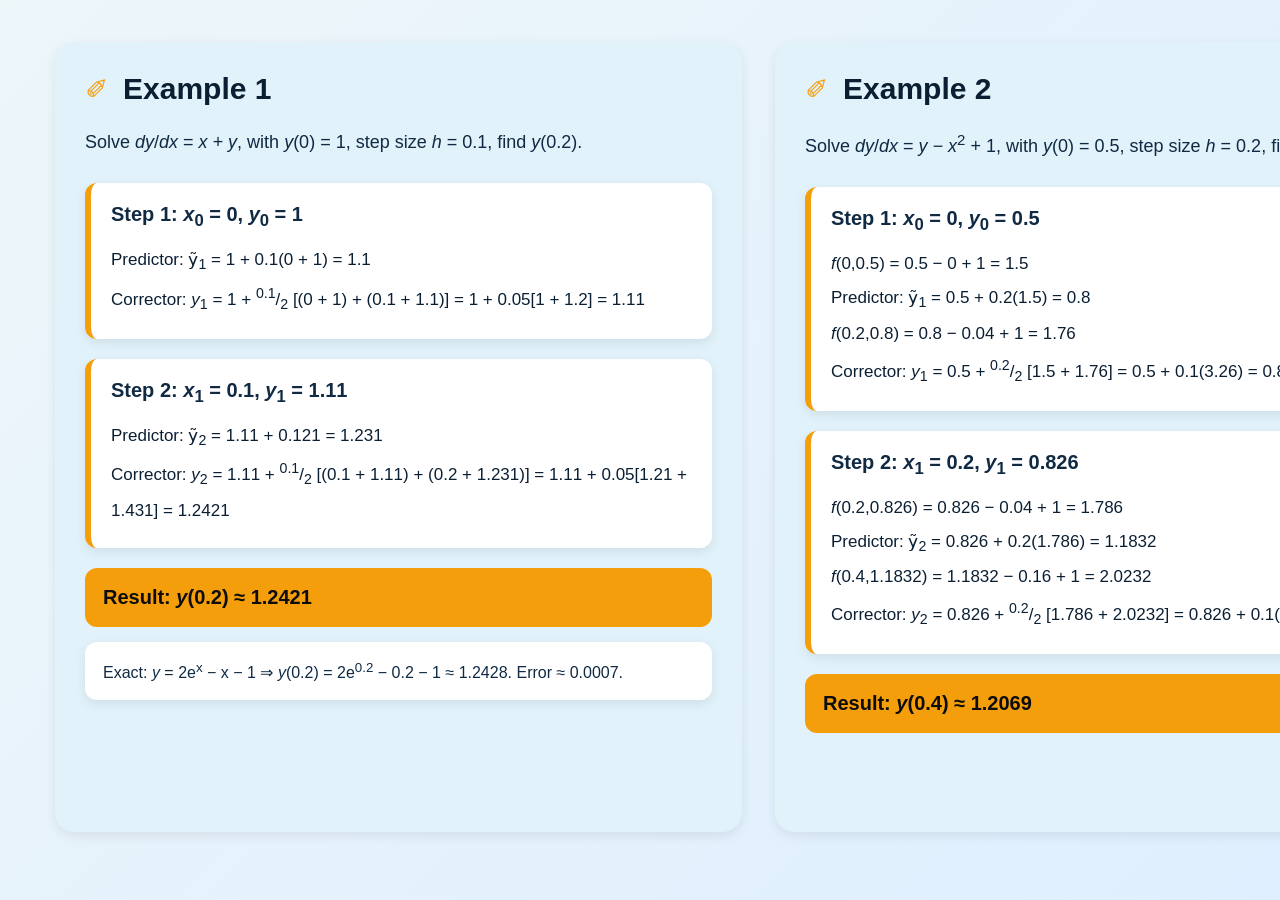
<file: templates/example.html>
<!DOCTYPE html>
<html lang="en">
<head>
<meta charset="UTF-8">
<meta name="viewport" content="width=device-width, initial-scale=1.0">
<title>Worked Examples - Heun Method</title>

<style>

*{
    margin:0;
    padding:0;
    box-sizing:border-box;
    font-family: Arial, sans-serif;
}



body{
    background: linear-gradient(135deg, #edf6f9, #dfefff);
    width:1440px;
    height:900px;
    position:relative;
    overflow-x:hidden;
}




.container{
    position: absolute;

    width: 687px;
    height: 790px;

    left: 55px;
    top: 42px;

    background: #E1F2FB;

    border-radius: 20px;
    padding: 30px;

    box-shadow: 0 4px 12px rgba(0,0,0,0.08);

    overflow-y: auto;
}



.container2{
    position: absolute;

    width: 688px;
    height: 790px;

    left: 775px;
    top: 42px;

    background: #E1F2FB;

    border-radius: 20px;
    padding: 30px;

    box-shadow: 0 4px 12px rgba(0,0,0,0.08);

    overflow-y: auto;
}



.title{
    display:flex;
    align-items:center;
    gap:15px;
    margin-bottom:20px;
}

.icon{
    font-size:28px;
    color:#f59e0b;
}

h1{
    font-size:30px;
    color:#0b1f33;
}

.intro{
    font-size:18px;
    line-height:1.8;
    margin-bottom:25px;
    color:#102a43;
}



.step-box{
    background:white;
    border-left:6px solid #f59e0b;
    padding:20px;
    margin-bottom:20px;
    border-radius:12px;
    box-shadow:0 4px 12px rgba(0,0,0,0.08);
}

.step-title{
    font-size:20px;
    font-weight:bold;
    margin-bottom:12px;
    color:#102a43;
}

.formula{
    font-size:17px;
    line-height:2;
    color:#0b1f33;
}



.result{
    background:#f59e0b;
    color:rgb(13, 13, 13);
    padding:18px;
    border-radius:12px;
    font-size:20px;
    font-weight:bold;
    margin-top:20px;
}

.exact{
    background:white;
    padding:18px;
    border-radius:12px;
    margin-top:15px;
    font-size:16px;
    color:#102a43;
    box-shadow:0 4px 12px rgba(0,0,0,0.08);
}



.back-btn{
    position:absolute;
    bottom:40px;
    right:-20px;
    top:94%;
}

button{
    background:#f59e0b;
    color:#0b1f33;
    border:none;
    padding:14px 28px;
    border-radius:10px;
    font-size:18px;
    font-weight:bold;
    cursor:pointer;
    transition:0.2s ease;
    
}

button:hover{
    transform:scale(1.03);
}

</style>
</head>

<body>



<div class="container">

    <div class="title">
        <div class="icon">✐</div>
        <h1>Example 1</h1>
    </div>

    <div class="intro">
        Solve 
        <i>dy</i>/<i>dx</i> = <i>x + y</i>, 
        with <i>y</i>(0) = 1, 
        step size <i>h</i> = 0.1, 
        find <i>y</i>(0.2).
    </div>

    <div class="step-box">

        <div class="step-title">
            Step 1:
            <i>x</i><sub>0</sub> = 0,
            <i>y</i><sub>0</sub> = 1
        </div>

        <div class="formula">

            Predictor:
            ỹ<sub>1</sub> = 1 + 0.1(0 + 1) = 1.1
            <br>

            Corrector:
             <i>y</i><sub>1</sub> =
            1 +
            <sup>0.1</sup>/<sub>2</sub>
            [(0 + 1) + (0.1 + 1.1)]
            = 1 + 0.05[1 + 1.2]
            = 1.11
        </div>

    </div>

    <div class="step-box">

        <div class="step-title">
            Step 2:
            <i>x</i><sub>1</sub> = 0.1,
            <i>y</i><sub>1</sub> = 1.11
        </div>

        <div class="formula">

            Predictor:
            ỹ<sub>2</sub> =
            1.11 + 0.121
            = 1.231
            <br>

            Corrector:
            <i>y</i><sub>2</sub> =
            1.11 +
            <sup>0.1</sup>/<sub>2</sub>
            [(0.1 + 1.11) + (0.2 + 1.231)]
            = 1.11 + 0.05[1.21 + 1.431]
            = 1.2421

        </div>

    </div>

    <div class="result">
        Result:
        <i>y</i>(0.2) ≈ 1.2421
    </div>

    <div class="exact">
        Exact:
         <i>y</i> = 2e<sup>x</sup> − x − 1
        ⇒
        <i>y</i>(0.2) =
        2e<sup>0.2</sup> − 0.2 − 1
        ≈ 1.2428.
        Error ≈ 0.0007.
    </div>

</div>

<!-- =========================
     EXAMPLE 2
========================= -->

<div class="container2">

    <div class="title">
        <div class="icon">✐</div>
        <h1>Example 2</h1>
    </div>

     <!-- INTRO -->
    <div class="intro">
        Solve 
        <i>dy</i>/<i>dx</i> =
        <i>y − x</i><sup>2</sup> + 1,
        with <i>y</i>(0) = 0.5,
        step size <i>h</i> = 0.2,
        find <i>y</i>(0.4).
    </div>

    <!-- STEP 1 -->
    <div class="step-box">

        <div class="step-title">
            Step 1:
            <i>x</i><sub>0</sub> = 0,
            <i>y</i><sub>0</sub> = 0.5
        </div>

        <div class="formula">

            <i>f</i>(0,0.5) = 0.5 − 0 + 1 = 1.5
            <br>

            Predictor:
            ỹ<sub>1</sub> =
            0.5 + 0.2(1.5)
            = 0.8
            <br>

            <i>f</i>(0.2,0.8) =
            0.8 − 0.04 + 1
            = 1.76
            <br>

            Corrector:
            <i>y</i><sub>1</sub> =
            0.5 +
            <sup>0.2</sup>/<sub>2</sub>
            [1.5 + 1.76]
            = 0.5 + 0.1(3.26)
            = 0.826

        </div>

    </div>

    <!-- STEP 2 -->
    <div class="step-box">

        <div class="step-title">
            Step 2:
            <i>x</i><sub>1</sub> = 0.2,
            <i>y</i><sub>1</sub> = 0.826
        </div>

        <div class="formula">

            <i>f</i>(0.2,0.826) =
            0.826 − 0.04 + 1
            = 1.786
            <br>

            Predictor:
            ỹ<sub>2</sub> =
            0.826 + 0.2(1.786)
            = 1.1832
            <br>

            <i>f</i>(0.4,1.1832) =
            1.1832 − 0.16 + 1
            = 2.0232
            <br>

            Corrector:
            <i>y</i><sub>2</sub> =
            0.826 +
            <sup>0.2</sup>/<sub>2</sub>
            [1.786 + 2.0232]
            = 0.826 + 0.1(3.8092)
            = 1.2069

        </div>

    </div>

    <!-- RESULT -->
    <div class="result">
        Result:
        <i>y</i>(0.4) ≈ 1.2069
    </div>
</div>

<!-- BACK BUTTON -->

<div class="back-btn">

    <a href="/">
        <button>
            Back Home
        </button>
    </a>

</div>

</body>
</html>
</file>
